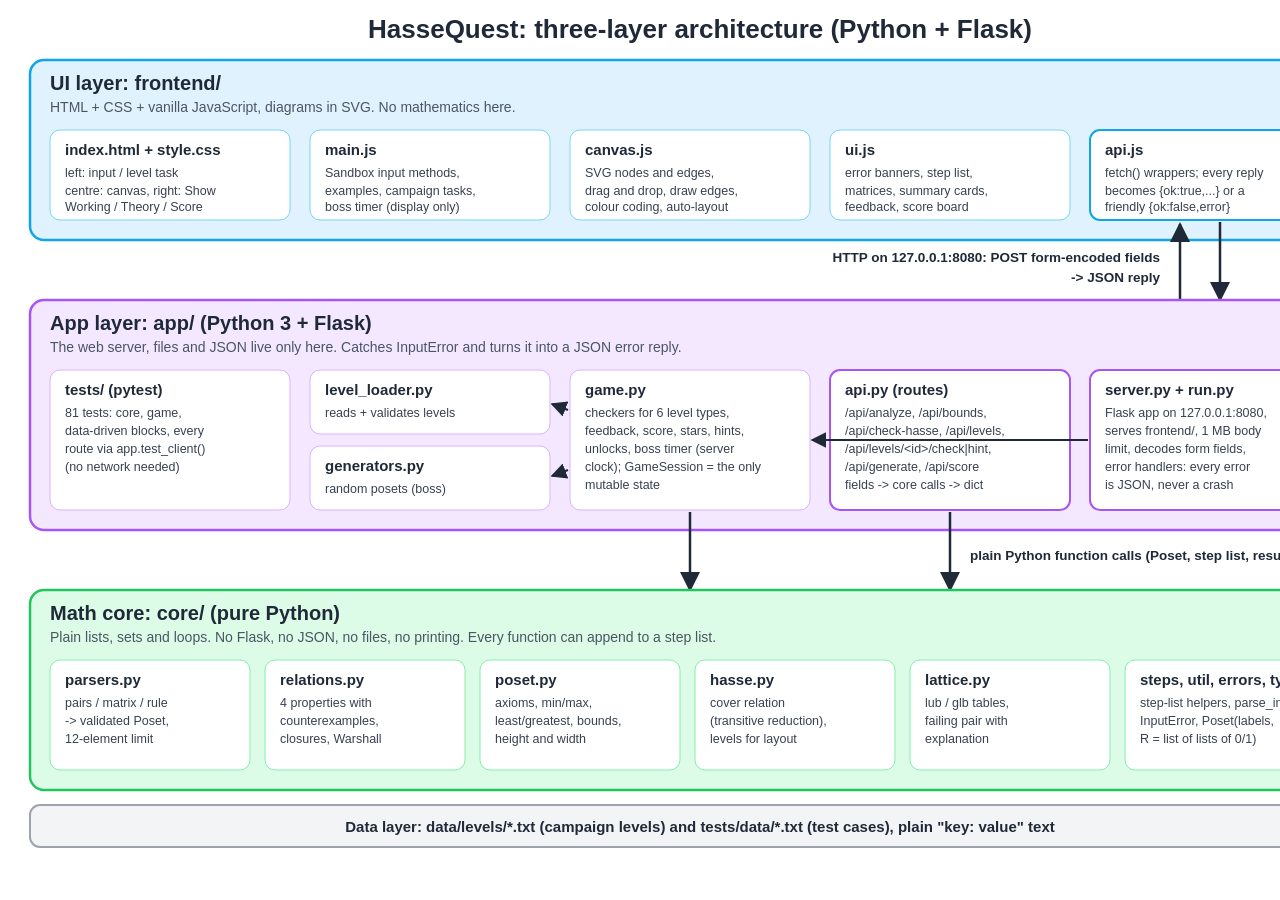
<file: docs/architecture_diagram.html>
<!doctype html>
<html lang="en">
<head>
<meta charset="utf-8">
<title>HasseQuest architecture</title>
<style>
  body { margin: 0; background: #fff; font-family: "Segoe UI", Arial, sans-serif; }
  svg text { font-family: "Segoe UI", Arial, sans-serif; }
  .layer-title { font-size: 20px; font-weight: 700; fill: #1f2937; }
  .layer-note { font-size: 14px; fill: #4b5563; }
  .box-title { font-size: 15px; font-weight: 700; fill: #1f2937; }
  .box-text { font-size: 12.5px; fill: #374151; }
  .arrow-label { font-size: 13.5px; fill: #1f2937; font-weight: 600; }
</style>
</head>
<body>
<!-- Source for docs/architecture.png. Each box is a real file in the repo. -->
<svg width="1400" height="860" viewBox="0 0 1400 860" xmlns="http://www.w3.org/2000/svg">
  <defs>
    <marker id="a" viewBox="0 0 10 10" refX="9" refY="5" markerWidth="8" markerHeight="8" orient="auto-start-reverse">
      <path d="M0,0 L10,5 L0,10 z" fill="#1f2937"/>
    </marker>
  </defs>
  <text x="700" y="38" text-anchor="middle" style="font-size:26px;font-weight:800" fill="#1f2937">HasseQuest: three-layer architecture (Python + Flask)</text>

  <!-- UI layer -->
  <rect x="30" y="60" width="1340" height="180" rx="14" fill="#e0f2fe" stroke="#0ea5e9" stroke-width="2.5"/>
  <text x="50" y="90" class="layer-title">UI layer: frontend/</text>
  <text x="50" y="112" class="layer-note">HTML + CSS + vanilla JavaScript, diagrams in SVG. No mathematics here.</text>
  <rect x="50" y="130" width="240" height="90" rx="10" fill="#fff" stroke="#7dd3fc"/>
  <text x="65" y="155" class="box-title">index.html + style.css</text>
  <text x="65" y="177" class="box-text">left: input / level task</text>
  <text x="65" y="195" class="box-text">centre: canvas, right: Show</text>
  <text x="65" y="211" class="box-text">Working / Theory / Score</text>
  <rect x="310" y="130" width="240" height="90" rx="10" fill="#fff" stroke="#7dd3fc"/>
  <text x="325" y="155" class="box-title">main.js</text>
  <text x="325" y="177" class="box-text">Sandbox input methods,</text>
  <text x="325" y="195" class="box-text">examples, campaign tasks,</text>
  <text x="325" y="211" class="box-text">boss timer (display only)</text>
  <rect x="570" y="130" width="240" height="90" rx="10" fill="#fff" stroke="#7dd3fc"/>
  <text x="585" y="155" class="box-title">canvas.js</text>
  <text x="585" y="177" class="box-text">SVG nodes and edges,</text>
  <text x="585" y="195" class="box-text">drag and drop, draw edges,</text>
  <text x="585" y="211" class="box-text">colour coding, auto-layout</text>
  <rect x="830" y="130" width="240" height="90" rx="10" fill="#fff" stroke="#7dd3fc"/>
  <text x="845" y="155" class="box-title">ui.js</text>
  <text x="845" y="177" class="box-text">error banners, step list,</text>
  <text x="845" y="195" class="box-text">matrices, summary cards,</text>
  <text x="845" y="211" class="box-text">feedback, score board</text>
  <rect x="1090" y="130" width="260" height="90" rx="10" fill="#fff" stroke="#0ea5e9" stroke-width="2"/>
  <text x="1105" y="155" class="box-title">api.js</text>
  <text x="1105" y="177" class="box-text">fetch() wrappers; every reply</text>
  <text x="1105" y="195" class="box-text">becomes {ok:true,...} or a</text>
  <text x="1105" y="211" class="box-text">friendly {ok:false,error}</text>

  <line x1="1220" y1="222" x2="1220" y2="300" stroke="#1f2937" stroke-width="2.5" marker-end="url(#a)"/>
  <line x1="1180" y1="300" x2="1180" y2="224" stroke="#1f2937" stroke-width="2.5" marker-end="url(#a)"/>
  <text x="1160" y="262" text-anchor="end" class="arrow-label">HTTP on 127.0.0.1:8080: POST form-encoded fields</text>
  <text x="1160" y="282" text-anchor="end" class="arrow-label">-> JSON reply</text>

  <!-- App layer -->
  <rect x="30" y="300" width="1340" height="230" rx="14" fill="#f3e8ff" stroke="#a855f7" stroke-width="2.5"/>
  <text x="50" y="330" class="layer-title">App layer: app/ (Python 3 + Flask)</text>
  <text x="50" y="352" class="layer-note">The web server, files and JSON live only here. Catches InputError and turns it into a JSON error reply.</text>
  <rect x="1090" y="370" width="260" height="140" rx="10" fill="#fff" stroke="#a855f7" stroke-width="2"/>
  <text x="1105" y="395" class="box-title">server.py + run.py</text>
  <text x="1105" y="417" class="box-text">Flask app on 127.0.0.1:8080,</text>
  <text x="1105" y="435" class="box-text">serves frontend/, 1 MB body</text>
  <text x="1105" y="453" class="box-text">limit, decodes form fields,</text>
  <text x="1105" y="471" class="box-text">error handlers: every error</text>
  <text x="1105" y="489" class="box-text">is JSON, never a crash</text>
  <rect x="830" y="370" width="240" height="140" rx="10" fill="#fff" stroke="#a855f7" stroke-width="2"/>
  <text x="845" y="395" class="box-title">api.py (routes)</text>
  <text x="845" y="417" class="box-text">/api/analyze, /api/bounds,</text>
  <text x="845" y="435" class="box-text">/api/check-hasse, /api/levels,</text>
  <text x="845" y="453" class="box-text">/api/levels/&lt;id&gt;/check|hint,</text>
  <text x="845" y="471" class="box-text">/api/generate, /api/score</text>
  <text x="845" y="489" class="box-text">fields -> core calls -> dict</text>
  <rect x="570" y="370" width="240" height="140" rx="10" fill="#fff" stroke="#d8b4fe"/>
  <text x="585" y="395" class="box-title">game.py</text>
  <text x="585" y="417" class="box-text">checkers for 6 level types,</text>
  <text x="585" y="435" class="box-text">feedback, score, stars, hints,</text>
  <text x="585" y="453" class="box-text">unlocks, boss timer (server</text>
  <text x="585" y="471" class="box-text">clock); GameSession = the only</text>
  <text x="585" y="489" class="box-text">mutable state</text>
  <rect x="310" y="370" width="240" height="64" rx="10" fill="#fff" stroke="#d8b4fe"/>
  <text x="325" y="395" class="box-title">level_loader.py</text>
  <text x="325" y="417" class="box-text">reads + validates levels</text>
  <rect x="310" y="446" width="240" height="64" rx="10" fill="#fff" stroke="#d8b4fe"/>
  <text x="325" y="471" class="box-title">generators.py</text>
  <text x="325" y="493" class="box-text">random posets (boss)</text>
  <rect x="50" y="370" width="240" height="140" rx="10" fill="#fff" stroke="#d8b4fe"/>
  <text x="65" y="395" class="box-title">tests/ (pytest)</text>
  <text x="65" y="417" class="box-text">81 tests: core, game,</text>
  <text x="65" y="435" class="box-text">data-driven blocks, every</text>
  <text x="65" y="453" class="box-text">route via app.test_client()</text>
  <text x="65" y="471" class="box-text">(no network needed)</text>
  <line x1="1088" y1="440" x2="812" y2="440" stroke="#1f2937" stroke-width="2" marker-end="url(#a)"/>
  <line x1="828" y1="440" x2="812" y2="440" stroke="#1f2937" stroke-width="2"/>
  <line x1="568" y1="410" x2="552" y2="404" stroke="#1f2937" stroke-width="2" marker-end="url(#a)"/>
  <line x1="568" y1="470" x2="552" y2="476" stroke="#1f2937" stroke-width="2" marker-end="url(#a)"/>

  <line x1="950" y1="512" x2="950" y2="590" stroke="#1f2937" stroke-width="2.5" marker-end="url(#a)"/>
  <line x1="690" y1="512" x2="690" y2="590" stroke="#1f2937" stroke-width="2.5" marker-end="url(#a)"/>
  <text x="970" y="560" class="arrow-label">plain Python function calls (Poset, step list, result objects)</text>

  <!-- Core layer -->
  <rect x="30" y="590" width="1340" height="200" rx="14" fill="#dcfce7" stroke="#22c55e" stroke-width="2.5"/>
  <text x="50" y="620" class="layer-title">Math core: core/ (pure Python)</text>
  <text x="50" y="642" class="layer-note">Plain lists, sets and loops. No Flask, no JSON, no files, no printing. Every function can append to a step list.</text>
  <rect x="50" y="660" width="200" height="110" rx="10" fill="#fff" stroke="#86efac"/>
  <text x="65" y="685" class="box-title">parsers.py</text>
  <text x="65" y="707" class="box-text">pairs / matrix / rule</text>
  <text x="65" y="725" class="box-text">-> validated Poset,</text>
  <text x="65" y="743" class="box-text">12-element limit</text>
  <rect x="265" y="660" width="200" height="110" rx="10" fill="#fff" stroke="#86efac"/>
  <text x="280" y="685" class="box-title">relations.py</text>
  <text x="280" y="707" class="box-text">4 properties with</text>
  <text x="280" y="725" class="box-text">counterexamples,</text>
  <text x="280" y="743" class="box-text">closures, Warshall</text>
  <rect x="480" y="660" width="200" height="110" rx="10" fill="#fff" stroke="#86efac"/>
  <text x="495" y="685" class="box-title">poset.py</text>
  <text x="495" y="707" class="box-text">axioms, min/max,</text>
  <text x="495" y="725" class="box-text">least/greatest, bounds,</text>
  <text x="495" y="743" class="box-text">height and width</text>
  <rect x="695" y="660" width="200" height="110" rx="10" fill="#fff" stroke="#86efac"/>
  <text x="710" y="685" class="box-title">hasse.py</text>
  <text x="710" y="707" class="box-text">cover relation</text>
  <text x="710" y="725" class="box-text">(transitive reduction),</text>
  <text x="710" y="743" class="box-text">levels for layout</text>
  <rect x="910" y="660" width="200" height="110" rx="10" fill="#fff" stroke="#86efac"/>
  <text x="925" y="685" class="box-title">lattice.py</text>
  <text x="925" y="707" class="box-text">lub / glb tables,</text>
  <text x="925" y="725" class="box-text">failing pair with</text>
  <text x="925" y="743" class="box-text">explanation</text>
  <rect x="1125" y="660" width="225" height="110" rx="10" fill="#fff" stroke="#86efac"/>
  <text x="1140" y="685" class="box-title">steps, util, errors, types</text>
  <text x="1140" y="707" class="box-text">step-list helpers, parse_int,</text>
  <text x="1140" y="725" class="box-text">InputError, Poset(labels,</text>
  <text x="1140" y="743" class="box-text">R = list of lists of 0/1)</text>

  <rect x="30" y="805" width="1340" height="42" rx="10" fill="#f3f4f6" stroke="#9ca3af" stroke-width="2"/>
  <text x="700" y="832" text-anchor="middle" class="box-title">Data layer: data/levels/*.txt (campaign levels) and tests/data/*.txt (test cases), plain "key: value" text</text>
</svg>
</body>
</html>
</file>
